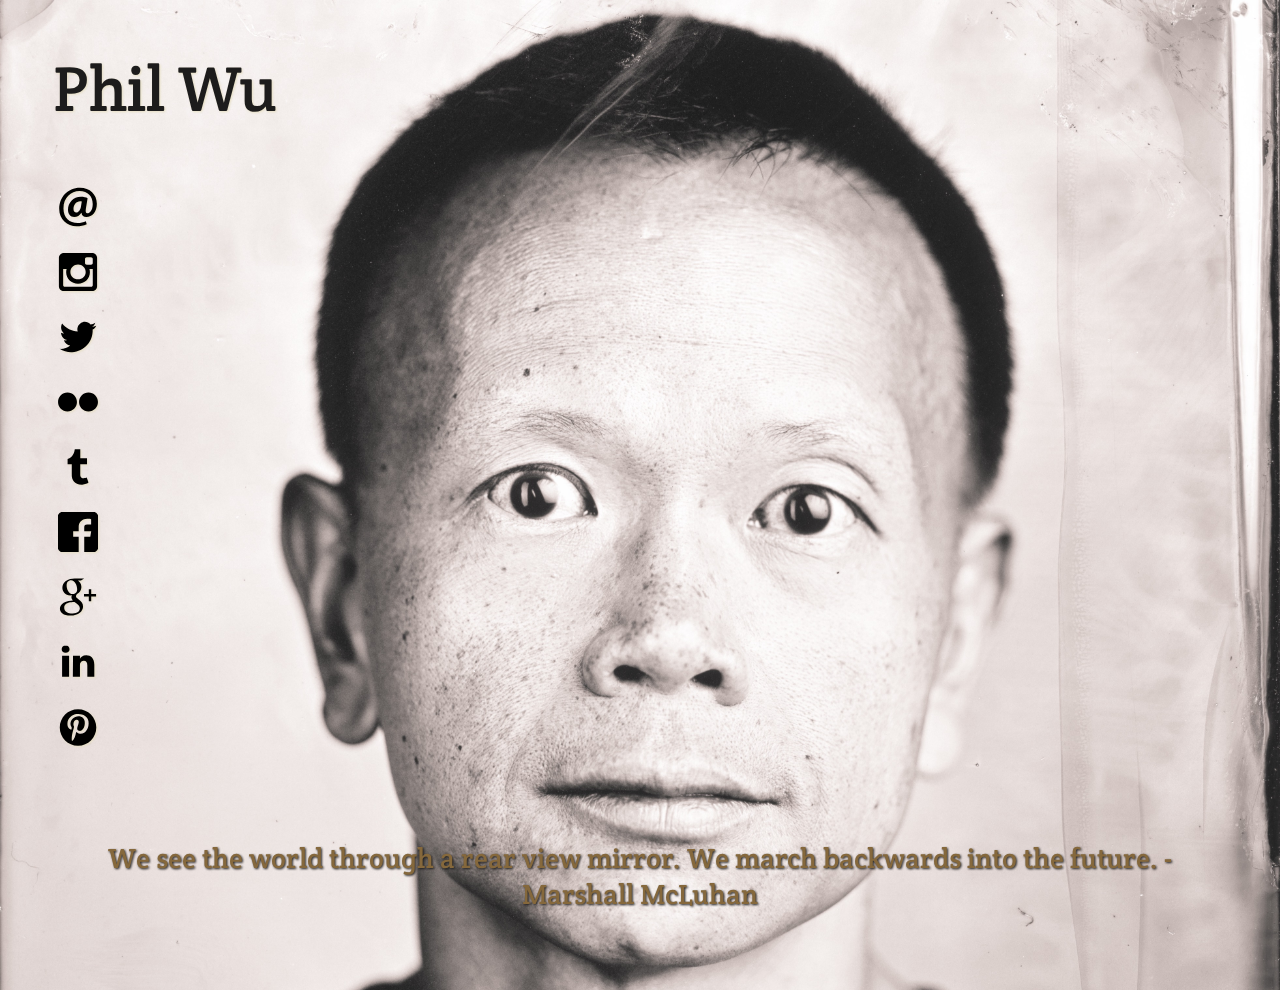
<file: index.html>
<!DOCTYPE html PUBLIC "-//W3C//DTD HTML 4.01//EN">
<html>
<head>
  <link href='http://fonts.googleapis.com/css?family=Crete+Round' rel='stylesheet' type='text/css'>
  <link rel="shortcut icon" href="/images/favicon.ico" type="image/x-icon" />
  <title>Phil Wu</title>
  <link rel="stylesheet" href="phil.css">
  <script>
  (function(i,s,o,g,r,a,m){i['GoogleAnalyticsObject']=r;i[r]=i[r]||function(){
  (i[r].q=i[r].q||[]).push(arguments)},i[r].l=1*new Date();a=s.createElement(o),
  m=s.getElementsByTagName(o)[0];a.async=1;a.src=g;m.parentNode.insertBefore(a,m)
  })(window,document,'script','//www.google-analytics.com/analytics.js','ga');

  ga('create', 'UA-65685504-1', 'auto');
  ga('send', 'pageview');

</script>
</head>

<body>
<div>
<ul>
<li><h1>Phil Wu</h1></li>
<li><a href="mailto:phil@runty.com" title="Email" class="social-button"> <img src="images/mail.min.svg"/></a></li>
<li><a href="http://instagram.com/_u/phobus/" title="Instagram" class="social-button"> <img src="images/instagram.min.svg"/></a></li>
<li><a href="http://twitter.com/phobus" title="Twitter" class="social-button"> <img src="images/twitter.min.svg"/></a></li>
<li><a href="http://flickr.com/phobus" title="Flickr" class="social-button"> <img src="images/flickr.svg"/></a></li>
<li><a href="http://thesadflail.com" title="The Sad Flail" class="social-button"> <img src="images/tumblr.min.svg"/></a></li>
<li><a href="http://facebook.com/phil.wu" title="Facebook" class="social-button"> <img src="images/facebook.min.svg"/></a></li>
<li><a href="https://plus.google.com/+PhilWu" title="Google+" class="social-button"> <img src="images/google_plus.min.svg"/></a></li>
<li><a href="https://ca.linkedin.com/in/wuphil" title="LinkedIn" class="social-button"> <img src="images/linkedin.min.svg"/></a></li>
<li><a href="https://www.pinterest.com/phobus/" title="Pinterest" class="social-button"> <img src="images/pinterest.min.svg"/></a></li>
</ul>     
</div>
<div id="bottom">
<center>
<h2>We see the world through a rear view mirror. We march backwards into the future. - Marshall McLuhan</h2>
</center>
</div>
</body>
</file>
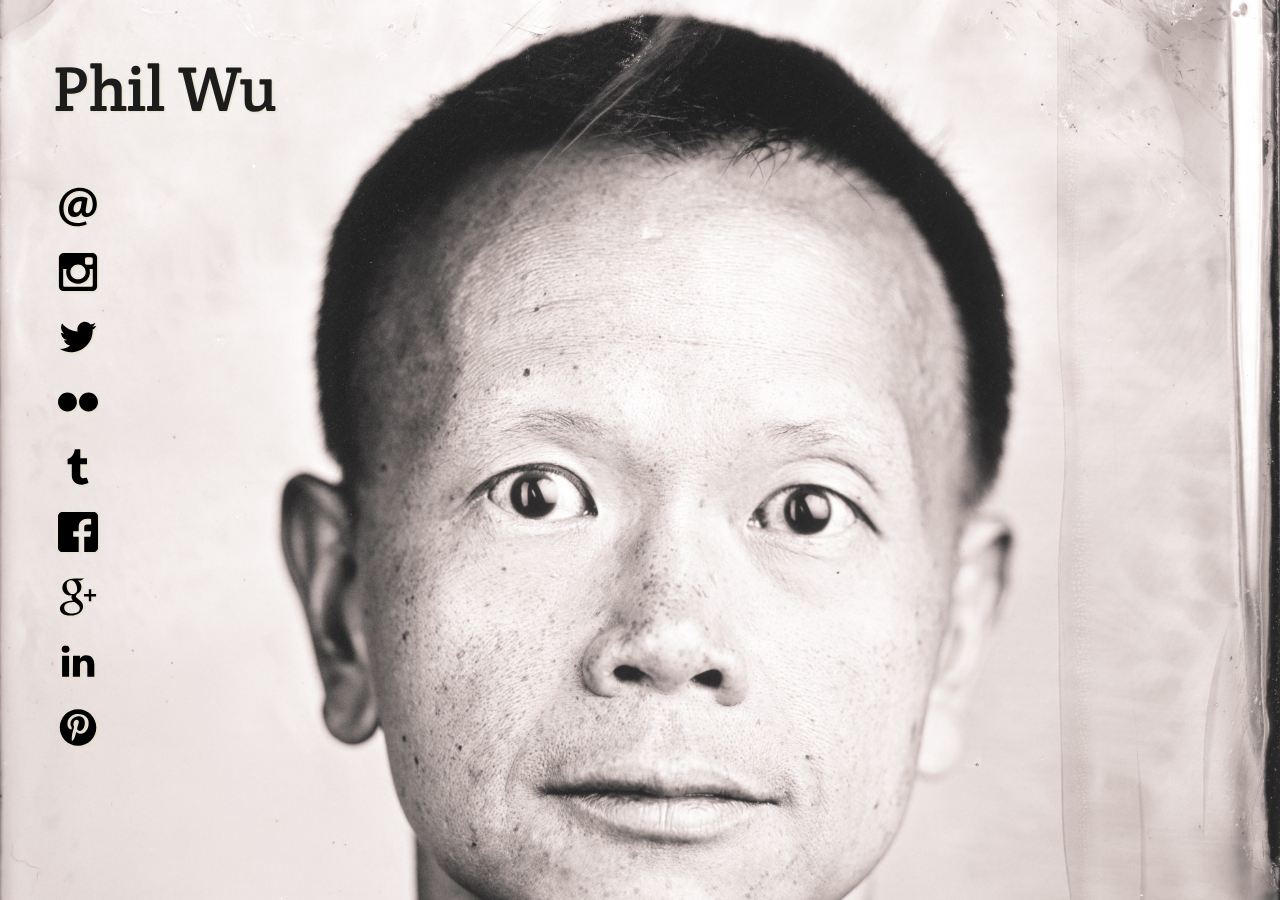
<file: phil.html>
<!DOCTYPE html PUBLIC "-//W3C//DTD HTML 4.01//EN">
<html>
<head>
  <link href='http://fonts.googleapis.com/css?family=Crete+Round' rel='stylesheet' type='text/css'>
  <link rel="shortcut icon" href="/images/favicon.ico" type="image/x-icon" />
  <title>Phil Wu</title>
  <link rel="stylesheet" href="phil.css">
</head>

<body>
<div>
<ul>
<li><h1>Phil Wu</h1></li>
<li><a href="mailto:phil@runty.com" title="Email" class="social-button"> <img src="images/mail.min.svg"/></a></li>
<li><a href="http://instagram.com/_u/phobus/" title="Instagram" class="social-button"> <img src="images/instagram.min.svg"/></a></li>
<li><a href="http://twitter.com/phobus" title="Twitter" class="social-button"> <img src="images/twitter.min.svg"/></a></li>
<li><a href="http://flickr.com/phobus" title="Flickr" class="social-button"> <img src="images/flickr.svg"/></a></li>
<li><a href="http://thesadflail.com" title="The Sad Flail" class="social-button"> <img src="images/tumblr.min.svg"/></a></li>
<li><a href="http://facebook.com/phil.wu" title="Facebook" class="social-button"> <img src="images/facebook.min.svg"/></a></li>
<li><a href="https://plus.google.com/+PhilWu" title="Google+" class="social-button"> <img src="images/google_plus.min.svg"/></a></li>
<li><a href="https://ca.linkedin.com/in/wuphil" title="LinkedIn" class="social-button"> <img src="images/linkedin.min.svg"/></a></li>
<li><a href="https://www.pinterest.com/phobus/" title="Pinterest" class="social-button"> <img src="images/pinterest.min.svg"/></a></li>
</ul>     
</div>
</body>
</file>
<file: phil.css>
body {
	font-family: 'Crete Round', serif;
  	background-color: #1d1c1c;
  	background-image:url("images/phil.jpg");
	background-size:cover;
  	background-repeat:no-repeat;
}
 
@media screen and (orientation: portrait)
{
    body {
	    background-position: left top;
	}
}

@media screen and (orientation: landscape)
{
    body { 
	    background-position: center center;
	}
}

@media only screen and (orientation: landscape) and (min-device-width : 736px)
{
    body { 
	    background-image:url("images/philw.jpg");
	    background-position: center top;
	}
}
 
h1 {
	color: #1d1c1c; 
	padding: 5px;
	font-weight: 100;
	font-size: 64px;
	-webkit-filter: drop-shadow( 1px 1px 1px #e5ddc1 );
            filter: drop-shadow( 1px 1px 1px #e5ddc1 );
}

h2 {
	padding: 55px;
	font-weight: 100;
	color: #85683C;
	font-size: 28px;
	-webkit-filter: drop-shadow( 1px 1px 1px #1d1c1c );
            filter: drop-shadow( 1px 1px 1px #1d1c1c );
}

li {
	list-style:none;
}

.social-button img {
	width: 64px;
	border: 0;
	box-shadow: 0;
	padding: 10px;
	-webkit-filter: drop-shadow( 1px 1px 1px #e5ddc1 );
            filter: drop-shadow( 1px 1px 1px #e5ddc1 );
}

@media (min-device-width:1025px) 
{
	.social-button img {
		width: 40px;
	}
}

@media (min-device-height:767px) 
{
	.social-button img {
		width: 40px;
	}
	
}


@media screen and (min-height:1000px)
{
	#bottom{
    	position: fixed; 
		width:100%;
		bottom:0;
	}
}
</file>
